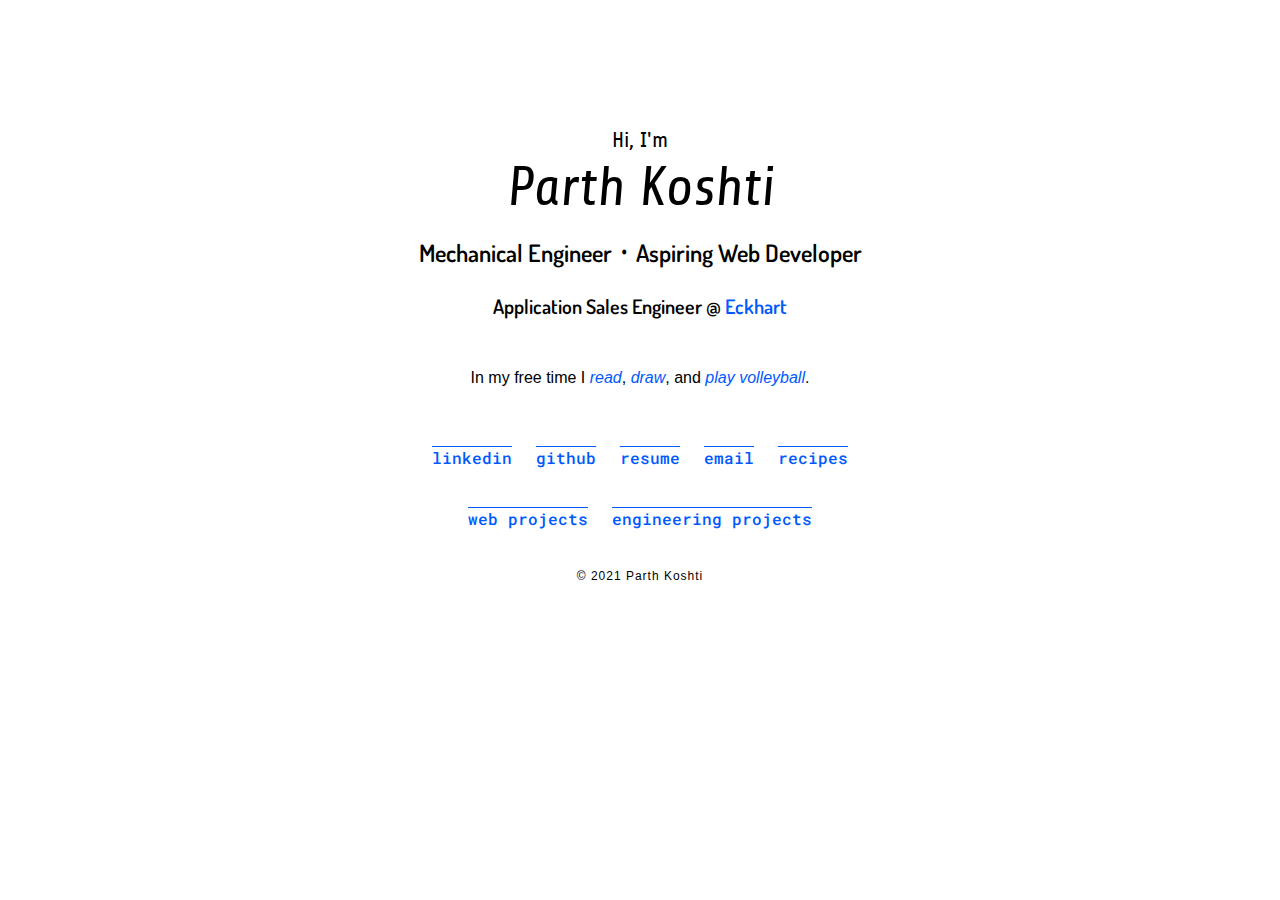
<file: index.html>
<!DOCTYPE html>

<!-- 
Hi! I do web development
in my free time and
love every minute of it. 
HIRE ME PLZ uwu
 -->

<html>
  <head>
    <meta name="viewport" content="width=device-width, initial-scale=1" />
    <title>Parth Koshti</title>
    <link href="./stylesheet.css" type="text/css" rel="stylesheet" />
    <meta charset="UTF-8" />
    <meta
      name="description"
      content="Mechanical Engineer and Aspiring Web Developer"
    />
    <meta name="author" content="Parth Koshti" />
    <link
      href="https://fonts.googleapis.com/css?family=Dosis|Share|Roboto+Mono&display=swap"
      rel="stylesheet"
    />
  </head>

  <body>
    <div id="content">
      <div id="name">
        <p class="pre-name">Hi, I'm</p>
        <span class="my-name">Parth Koshti</span>
      </div>

      <div id="intro">
        <p class="intro-text">Mechanical Engineer ᛫ Aspiring Web Developer</p>

        <p class="current">
          Application Sales Engineer @
          <a href="http://eckhartusa.com" target="_blank">Eckhart</a>
        </p>
      </div>

      <div id="hobbies">
        <p>
          In my free time I  
          <a href="media/books.png" class="hobby-links" target="./music.html"
          >read</a>,
          <!-- <a href="music.html" class="hobby-links" target="./music.html"
            >make music</a
          >, -->
          <a
            href="http://instagram.com/definitelyuncertain"
            target="_blank"
            class="hobby-links"
            >draw</a
          >, and
          <a
            href="media/vball.jpg"
            target=" _blank"
            class="hobby-links"
            >play volleyball</a
          >.
        </p>
      </div>

      <div id="social">
        <li>
          <a href="https://linkedin.com/in/parthkoshti" target="_blank"
            >linkedin</a
          >
        </li>
        <li>
          <a href="https://github.com/parthkoshti" target="_blank">github</a>
        </li>
        <li>
          <a href="./downloads/parth_koshti_resume_23.pdf" target="_blank">resume</a>
        </li>
        <li>
          <a href="mailto:parthkoshti+site@gmail.com" target="_blank">email</a>
        </li>
        <li><a href="./recipes.html" target="_blank">recipes</a></li>
      </div>

      <div id="social">
        <li>
          <a href="https://parthkoshti.github.io/property-page/" target="_blank"
            >web projects</a
          >
        </li>
        <li>
          <a href="./engineering-projects.html" target="_blank">engineering projects</a>
        </li>
        </div>
      </div>
    </div>

    <footer>© 2021 Parth Koshti</footer>
  </body>
</html>
</file>
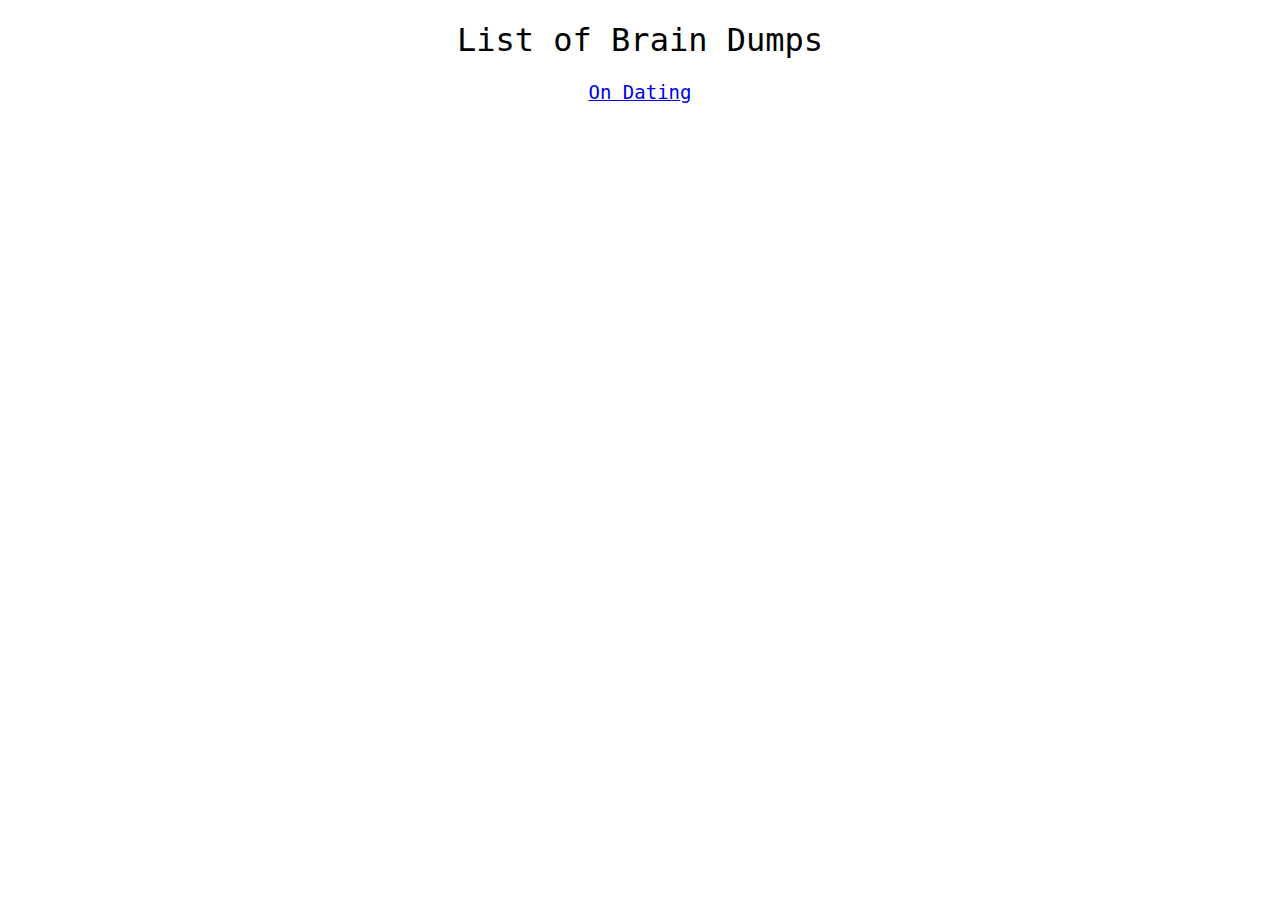
<file: dont-share.html>
<!DOCTYPE html>

<html>
  <head>
    <title>List of Brain Dumps</title>
    <link
      href="https://fonts.googleapis.com/css?family=Dosis|Share|Roboto+Mono&display=swap"
      rel="stylesheet"
    />
    <meta name="viewport" content="width=device-width, initial-scale=1" />
  </head>

  <body>
    <h1>List of Brain Dumps</h1>

    <ul>
      <li><a href="./dating.html" target="_blank">On Dating</a></li>
    </ul>
  </body>

  <style>
    * {
      text-align: center;
      list-style: none;
      padding-left: 0;
      font-family: "Roboto-Mono", monospace;
      font-weight: 400;
    }

    a {
      font-size: 19px;
    }

    a:visited {
      color: blue;
    }
  </style>
</html>
</file>
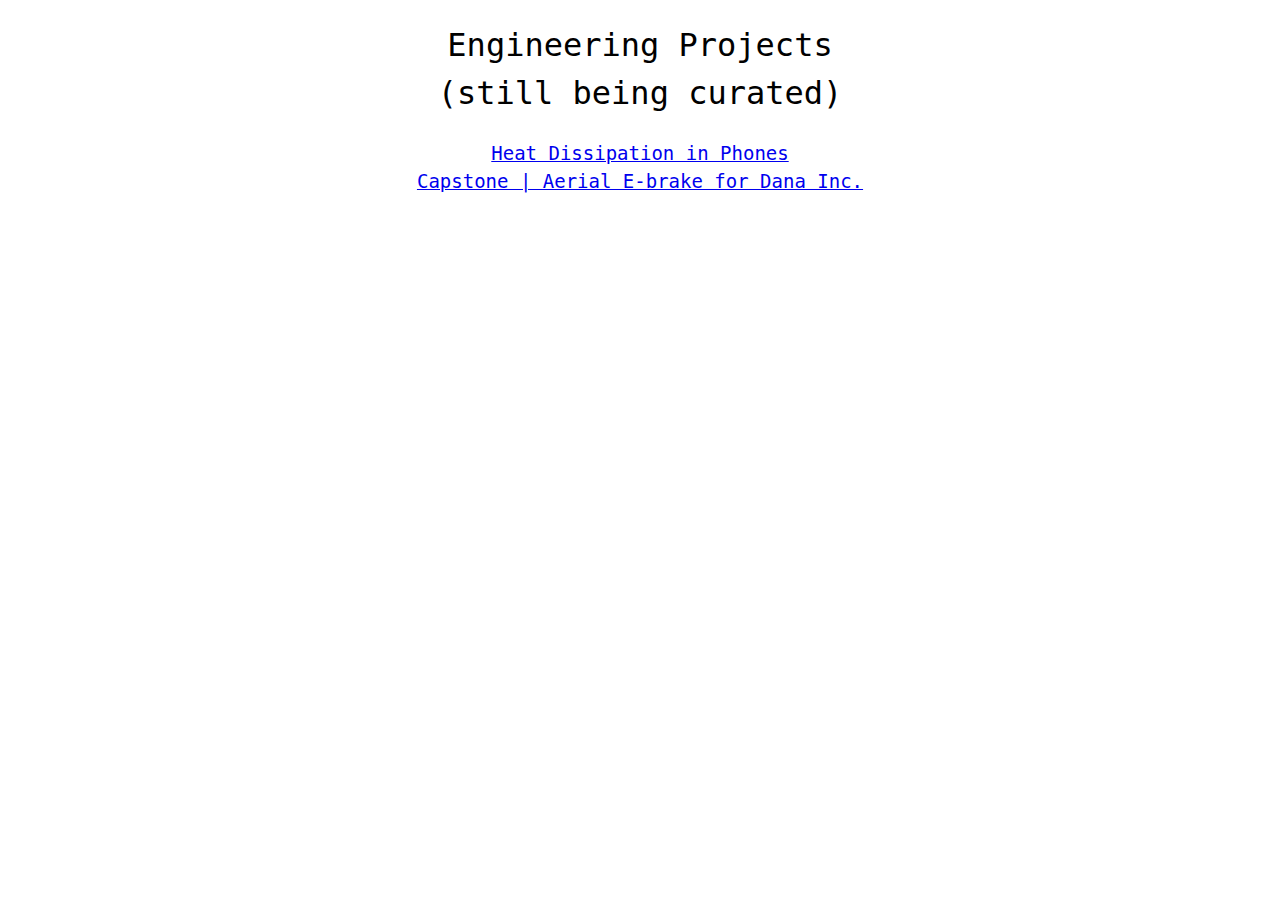
<file: engineering-projects.html>
<!DOCTYPE html>

<html>
  <head>
    <title>List of Engineering Projects</title>
    <link
      href="https://fonts.googleapis.com/css?family=Dosis|Share|Roboto+Mono&display=swap"
      rel="stylesheet"
    />
    <meta name="viewport" content="width=device-width, initial-scale=1" />
  </head>

  <body>
    <h1>Engineering Projects<br />(still being curated)</h1>

    <ul>
      <li>
        <a href="./downloads/ME315-project.pdf" target="_blank"
          >Heat Dissipation in Phones</a
        >
      </li>
      <li>
        <a href="./downloads/E-Brake_for_Dana_Inc.pdf" target="_blank"
          >Capstone | Aerial E-brake for Dana Inc.</a
        >
      </li>
    </ul>
  </body>

  <style>
    * {
      text-align: center;
      list-style: none;
      padding-left: 0;
      font-family: "Roboto-Mono", monospace;
      font-weight: 500;
      line-height: 1.5;
    }

    a {
      font-size: 19px;
    }

    a:visited {
      color: blue;
    }
  </style>
</html>
</file>
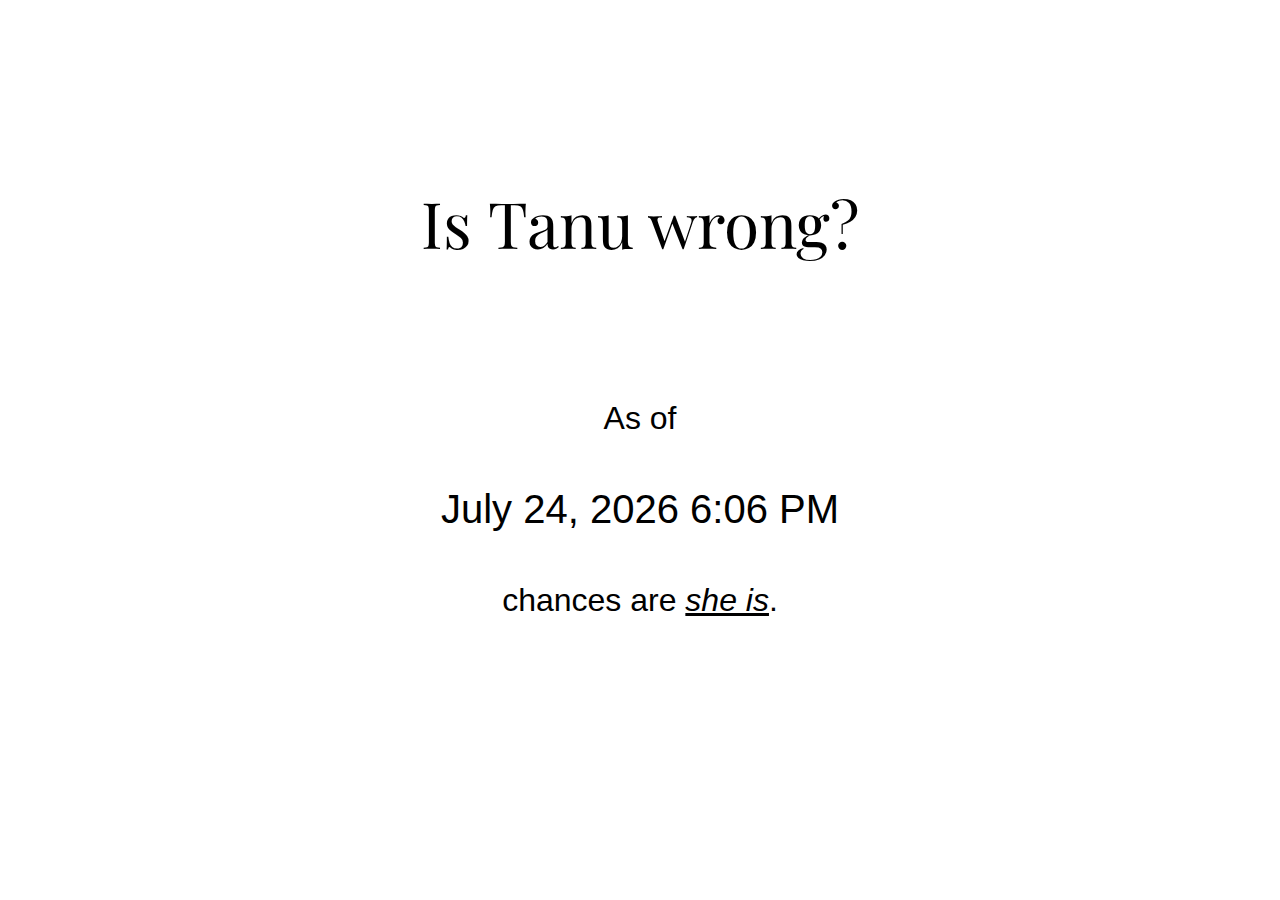
<file: is-tanu-wrong.html>
<!DOCTYPE html>
<html>
  <head>
    <title>Is Tanu Wrong?</title>
    <meta name="viewport" content="width=device-width, initial-scale=1" />
    <link
      href="https://fonts.googleapis.com/css2?family=Playfair+Display&family=Roboto&display=swap"
      rel="stylesheet"
    />
    <link rel="stylesheet" href="./tanu.css" type="text/css" />
  </head>

  <body>
    <div class="question">Is <span id="tanu">Tanu</span> wrong?</div>
    <div class="answer">
      As of
      <div id="clockbox"></div>
      <script type="text/javascript">
        var tmonth = [
          "January",
          "February",
          "March",
          "April",
          "May",
          "June",
          "July",
          "August",
          "September",
          "October",
          "November",
          "December",
        ];

        function GetClock() {
          var d = new Date();
          var nmonth = d.getMonth(),
            ndate = d.getDate(),
            nyear = d.getFullYear();

          var nhour = d.getHours(),
            nmin = d.getMinutes(),
            ap;
          if (nhour == 0) {
            ap = " AM";
            nhour = 12;
          } else if (nhour < 12) {
            ap = " AM";
          } else if (nhour == 12) {
            ap = " PM";
          } else if (nhour > 12) {
            ap = " PM";
            nhour -= 12;
          }

          if (nmin <= 9) nmin = "0" + nmin;

          var clocktext =
            "" +
            tmonth[nmonth] +
            " " +
            ndate +
            ", " +
            nyear +
            " " +
            nhour +
            ":" +
            nmin +
            ap +
            "";
          document.getElementById("clockbox").innerHTML = clocktext;
        }

        GetClock();
        setInterval(GetClock, 1000);
      </script>

      <span>chances are <span id="she-is">she is</span>.</span>
    </div>
  </body>
</html>
</file>
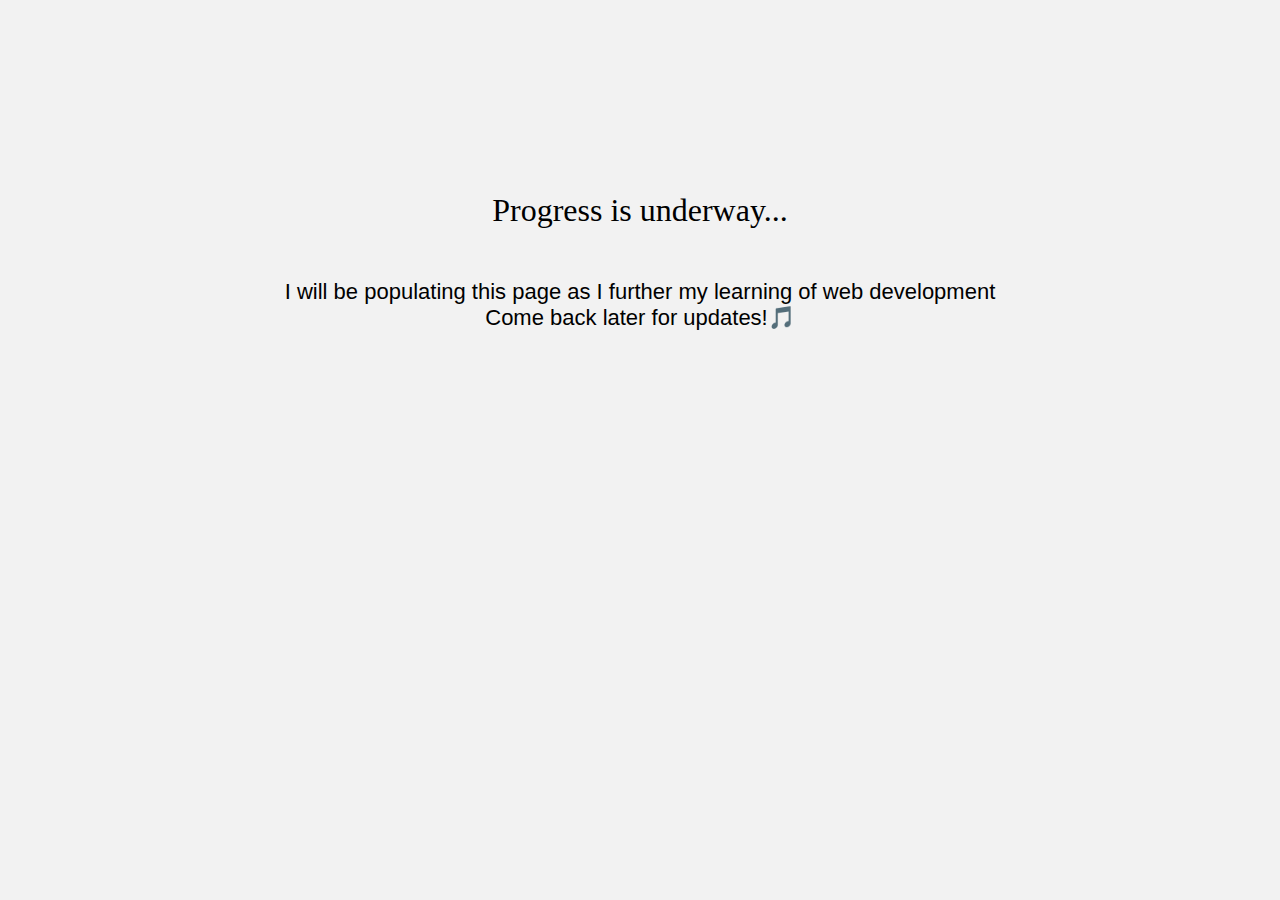
<file: music.html>
<!DOCTYPE html>
<html>
    <head>
        <meta rel="description" content="music creation is on the way">
        <link rel="stylesheet" type="text/css" href="./music.css">
        <title>Parth Koshti | music creation</title>
    </head>

    <body>
        <h1>Progress is underway...</h1>
        <p>I will be populating this page as I further my learning of web development <br>
        Come back later for updates!🎵</p>
    </body>
</html>
</file>
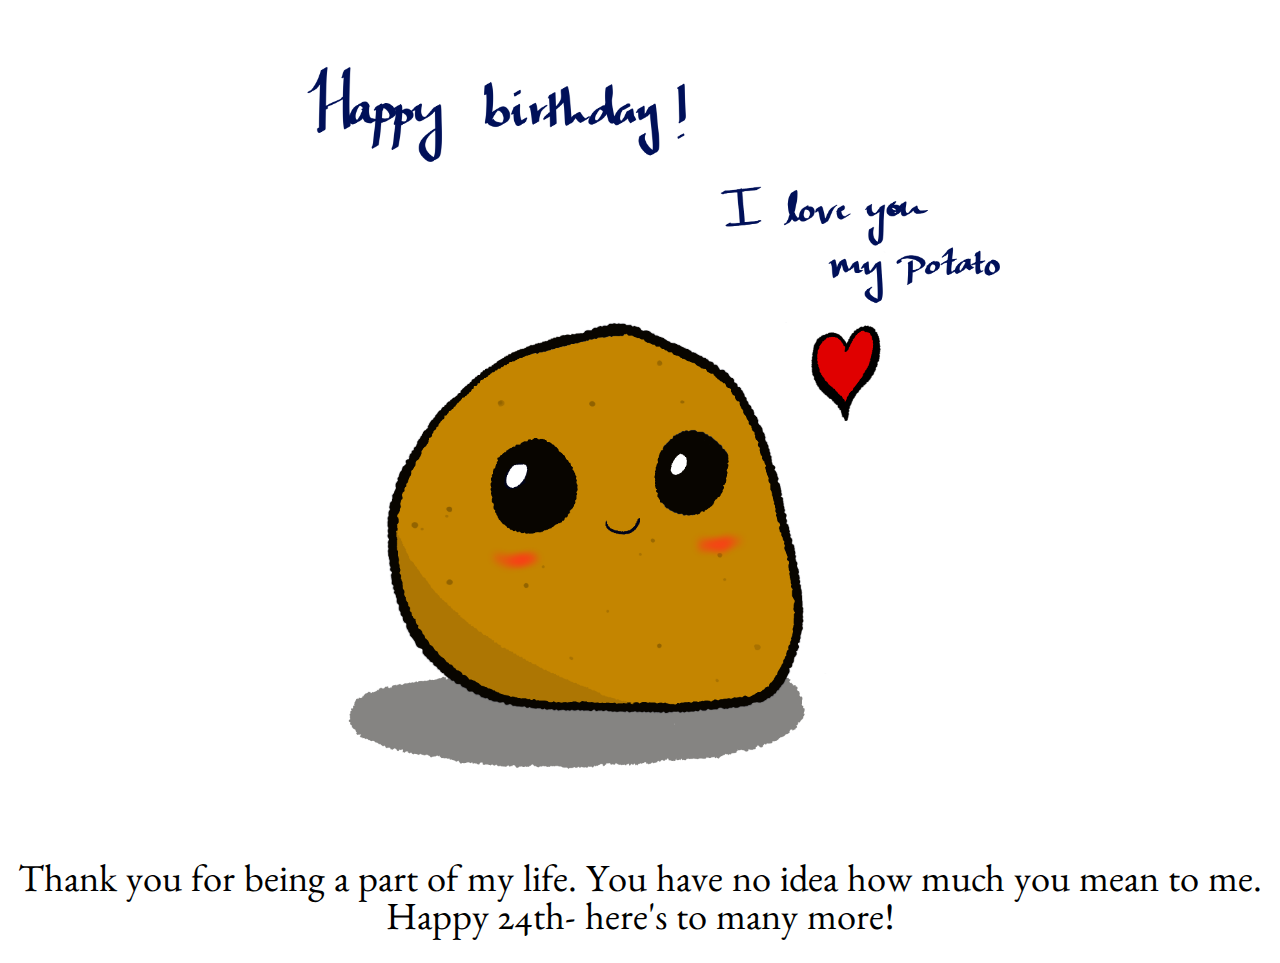
<file: potato-day-2021.html>
<!DOCTYPE html>
<html>
  <head>
    <title>My 24 year old Potato <3</title>
    <meta name="viewport" content="width=device-width, initial-scale=1" />
    <link
      href="https://fonts.googleapis.com/css2?family=Playfair+Display&family=Roboto&display=swap"
      rel="stylesheet"
    />
    <link rel="preconnect" href="https://fonts.googleapis.com"> 
<link rel="preconnect" href="https://fonts.gstatic.com" crossorigin>
<link href="https://fonts.googleapis.com/css2?family=Benne&display=swap" rel="stylesheet">
    <link rel="stylesheet" href="./potato-day-2021.css" type="text/css" />

    <link rel="preconnect" href="https://fonts.gstatic.com">
    <link href="https://fonts.googleapis.com/css2?family=Italianno&display=swap" rel="stylesheet"> 
  </head>

  <body>
    <div class="poop">
      <img src="./media/Potato.png" alt="">
    </div>

    <div class="text">
      <!-- <h1>Happy Birthday!</h1> -->
      <br>
      <!-- <h2>I love you my potato <3</h2> -->
      <!-- <h3>Feel better (:</h3> -->
      <p>Thank you for being a part of my life. You have no idea how much you mean to me. <br> 
        Happy 24th- here's to many more!
      </p>
    </div>
  </body>
</html>
</file>
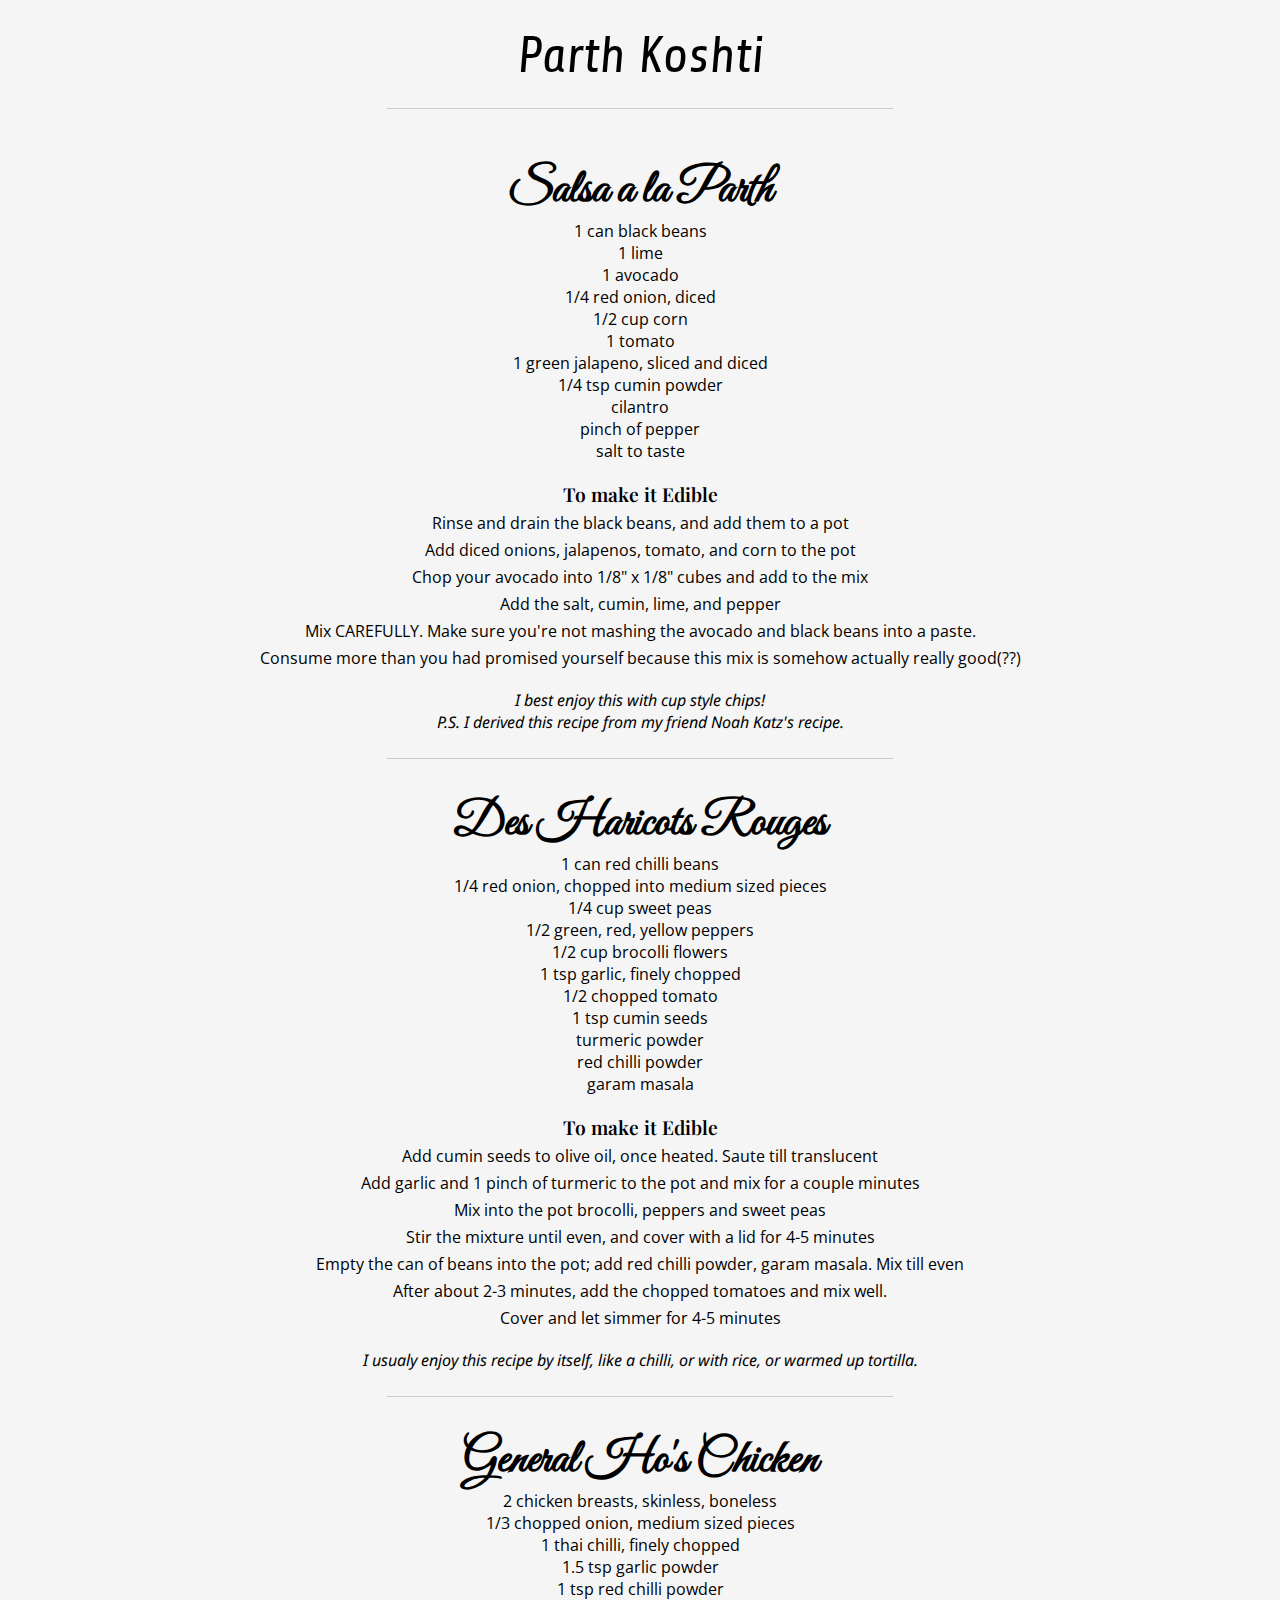
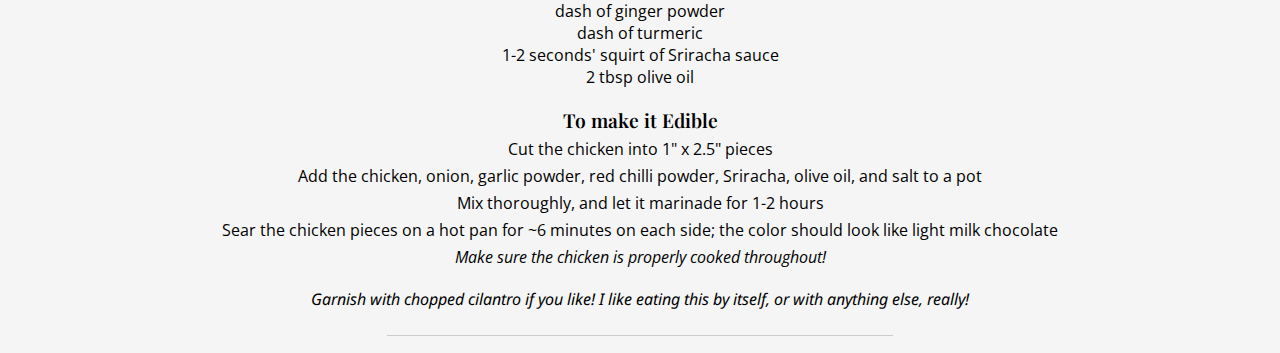
<file: recipes.html>
<!DOCTYPE html>
<html>
    <head>
        <meta name="viewport" content="width=device-width, initial-scale=1" />
        <meta name="description" content="Kitchen spoils">
        <meta name="author" content="Parth Koshti">
        <link rel="stylesheet" href="./recipes.css" type="text/css">
        <meta name="viewport" content="width=device-width, initial-scale=2">
        <title>Parth Koshti | Recipes</title>
        <meta charset="UTF-8">
        <link href="https://fonts.googleapis.com/css?family=Great+Vibes|Noto+Sans|Share|Open+Sans|Playfair+Display&display=swap" rel="stylesheet">
        <body>

            <div class="home-button">
                <a href="./index.html">Parth Koshti</a>
                <hr />
            </div>


        <div class="recipe">
            <h1 id="rname">Salsa a la Parth</h1>
                <ul id="ingred">
                    <li>1 can black beans</li>
                    <li>1 lime</li>
                    <li>1 avocado</li>
                    <li>1/4 red onion, diced</li>
                    <li>1/2 cup corn</li>
                    <li>1 tomato</li>
                    <li>1 green jalapeno, sliced and diced</li>
                    <li>1/4 tsp cumin powder</li>
                    <li>cilantro</li>
                    <li>pinch of pepper</li>
                    <li>salt to taste</li>
                </ul>
                <p id="edible">To make it Edible</p>
                <ul id="instr">
                    <li>Rinse and drain the black beans, and add them to a pot</li>
                    <li>Add diced onions, jalapenos, tomato, and corn to the pot</li>
                    <li>Chop your avocado into 1/8" x 1/8" cubes and add to the mix</li>
                    <li>Add the salt, cumin, lime, and pepper</li>
                    <li>Mix CAREFULLY. Make sure you're not mashing the avocado and black beans into a paste.</li>
                    <li>Consume more than you had promised yourself because this mix is somehow actually really good(??)</li>
                </ul>

                <p id="note">
                    I best enjoy this with cup style chips! <br>
                    P.S. I derived this recipe from my friend Noah Katz's recipe.
                </p>
        </div>
        <hr/>

        <div class="recipe">
            <h1 id="rname">Des Haricots Rouges</h1>
                <ul id="ingred">
                    <li>1 can red chilli beans</li>
                    <li>1/4 red onion, chopped into medium sized pieces</li>
                    <li>1/4 cup sweet peas</li>
                    <li>1/2 green, red, yellow peppers</li>
                    <li>1/2 cup brocolli flowers</li>
                    <li>1 tsp garlic, finely chopped</li>
                    <li>1/2 chopped tomato</li>
                    <li>1 tsp cumin seeds</li>
                    <li>turmeric powder</li>
                    <li>red chilli powder</li>
                    <li>garam masala</li>
                </ul>
                <p id="edible">To make it Edible</p>
                <ul id="instr">
                    <li>Add cumin seeds to olive oil, once heated. Saute till translucent</li>
                    <li>Add garlic and 1 pinch of turmeric to the pot and mix for a couple minutes</li>
                    <li>Mix into the pot brocolli, peppers and sweet peas</li>
                    <li>Stir the mixture until even, and cover with a lid for 4-5 minutes</li>
                    <li>Empty the can of beans into the pot; add red chilli powder, garam masala. Mix till even</li>
                    <li>After about 2-3 minutes, add the chopped tomatoes and mix well.</li>
                    <li>Cover and let simmer for 4-5 minutes</li>
                </ul>

                <p id="note">
                    I usualy enjoy this recipe by itself, like a chilli, or with rice, or warmed up tortilla.
                </p>
        </div>
        <hr/>
        <div class="recipe">
            <h1 id="rname">General Ho's Chicken</h1>
                <ul id="ingred">
                    <li>2 chicken breasts, skinless, boneless</li>
                    <li>1/3 chopped onion, medium sized pieces</li>
                    <li>1 thai chilli, finely chopped</li>
                    <li>1.5 tsp garlic powder</li>
                    <li>1 tsp red chilli powder</li>
                    <li>dash of ginger powder</li>
                    <li>dash of turmeric</li>
                    <li>1-2 seconds' squirt of Sriracha sauce</li>
                    <li>2 tbsp olive oil</li>
                </ul>
                <p id="edible">To make it Edible</p>
                <ul id="instr">
                    <li>Cut the chicken into 1" x 2.5" pieces</li>
                    <li>Add the chicken, onion, garlic powder, red chilli powder, Sriracha, olive oil, and salt to a pot </li>
                    <li>Mix thoroughly, and let it marinade for 1-2 hours</li>
                    <li>Sear the chicken pieces on a hot pan for ~6 minutes on each side; the color should look like light milk chocolate</li>
                    <li><i>Make sure the chicken is properly cooked throughout!</i></li>
                </ul>

                <p id="note">
                    Garnish with chopped cilantro if you like! I like eating this by itself, or with anything else, really!
                </p>
        </div>
        <hr/>
    </body>
</html>
</file>
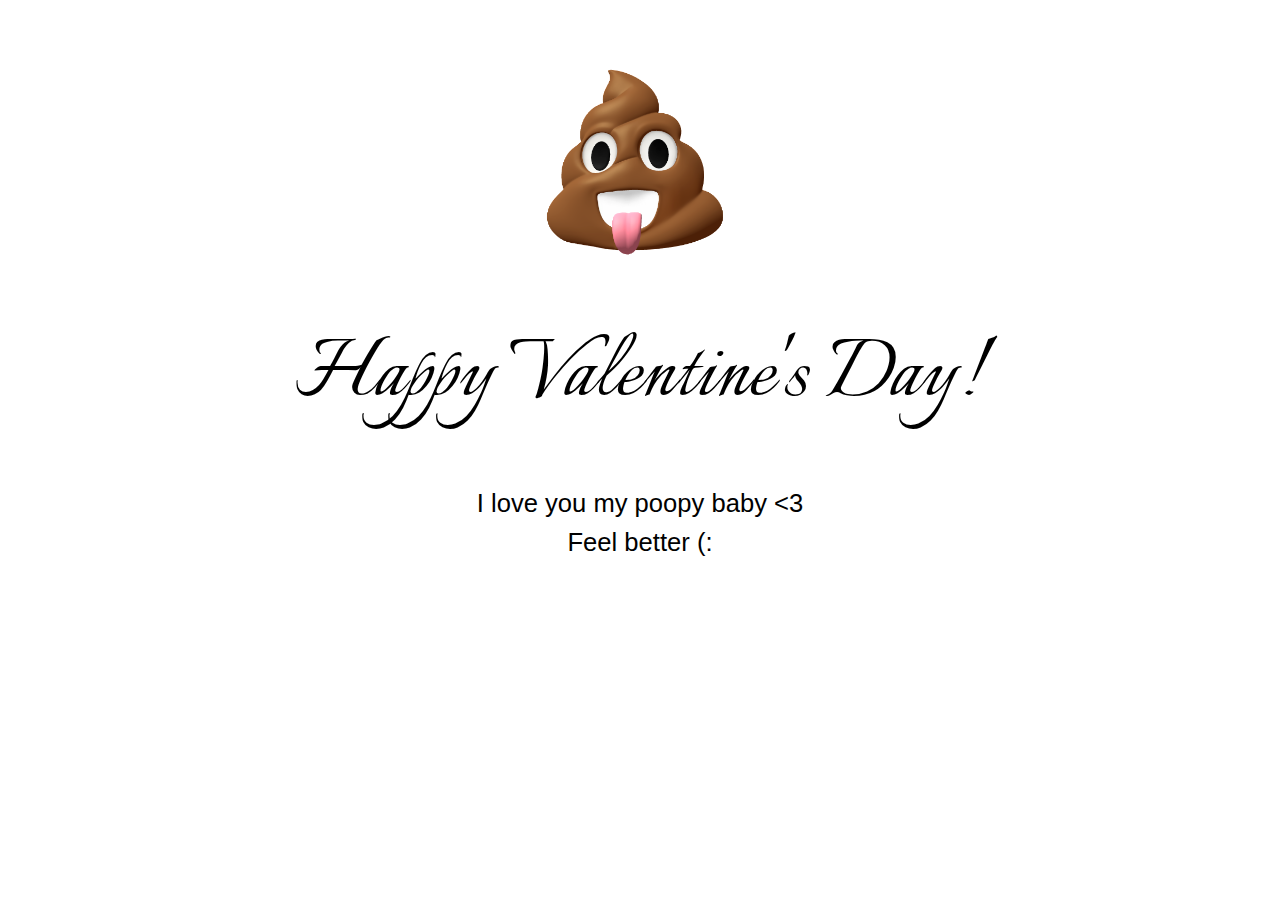
<file: vday-2021.html>
<!DOCTYPE html>
<html>
  <head>
    <title>My Poopy Baby</title>
    <meta name="viewport" content="width=device-width, initial-scale=1" />
    <link
      href="https://fonts.googleapis.com/css2?family=Playfair+Display&family=Roboto&display=swap"
      rel="stylesheet"
    />
    <link rel="stylesheet" href="./vday-2021.css" type="text/css" />

    <link rel="preconnect" href="https://fonts.gstatic.com">
    <link href="https://fonts.googleapis.com/css2?family=Italianno&display=swap" rel="stylesheet"> 
  </head>

  <body>
    <div class="poop">
      <img src="./media/poop.png" alt="">
    </div>

    <div class="text">
      <h1>Happy Valentine's Day!</h1>
      <br>
      <h2>I love you my poopy baby <3</h2>
      <h3>Feel better (:</h3>
    </div>
  </body>
</html>
</file>
<file: stylesheet.css>
* {
  box-sizing: border-box;
  margin: 0;
  -webkit-font-smoothing: antialiased;
}

/* body {
    background-color: #ffc107;
} */

#content {
  width: 100%;
  margin: 10% auto 0% auto;
  text-align: center;
}

#name {
  font-family: "Share", Arial, Helvetica, sans-serif;
}

.pre-name {
  font-size: 22px;
  margin-bottom: 5px;
}

.my-name {
  font-size: 55px;
  font-style: italic;
}

#intro {
  margin: 20px 0 0 0;
  font-family: "dosis", sans-serif;
  font-weight: 600;
}

.intro-text {
  font-size: 24px;
  padding-bottom: 5px;
}

.and {
  font-size: 18px;
  font-weight: 800;
}

.current {
  font-size: 20px;
  margin-top: 20px;
}

#hobbies {
  /* font-family: 'roboto mono', monospace; */
  font-family: Verdana, Geneva, Tahoma, sans-serif;
  font-weight: 500;
  margin-top: 50px;
  margin-bottom: 50px;
}

#hobbies a {
  font-style: italic;
  text-decoration: none;
}

#social {
  margin-top: 30px;
}

#social a {
  text-decoration:overline;
}
#social li {
  display: inline-block;
  padding: 10px;
  padding-bottom: 0;
  font-family: "roboto mono", monospace;
  font-weight: 500;
}

a:visited {
  color: #0059ff; 
}

a {
  color: #0059ff;
}

/* #name,
#intro,
#hobbies, */
* {
  animation-name: main-slide;
  animation-duration: 1s;
}

@keyframes main-slide {
  from {
    opacity: 0;
    transform: translateX(-30px);
  }

  to {
    opacity: 1;
    transform: translateX(0px);
  }
}

.current a {
  text-decoration: none;
}

footer {
  font-size: 0.75em;
  text-align: center;
  margin-top: 40px;
  font-family: Arial, Helvetica, sans-serif;
  letter-spacing: 1px;
}
</file>
<file: tanu.css>
* {
  text-align: center;
  /* font-family: sans-serif; */
  font-family: "Noto Sans SC", sans-serif;

  font-weight: 300;
  width: 100%;
  margin: auto;
}

.question {
  font-size: 4rem;
  margin-top: 20vh;
  font-weight: 100;
  font-family: "Playfair Display", serif;
}

#tanu {
  font-family: "Playfair Display", serif;
}

.answer {
  font-size: 2rem;
  margin-top: 15vh;
}

#clockbox {
  margin: 50px 0;
  font-family: "Noto Sans SC", sans-serif;
  font-size: 2.5rem;
  font-weight: 200;
}

#she-is {
  text-decoration: underline;
  font-style: italic;
}
</file>
<file: music.css>
* {
    width: 100%;
    text-align: center;
}

body {
    margin: 15% 0 20% 0;
    background-color: rgba(0,0,0,0.05);
}

h1 {
    font-family: Georgia, 'Times New Roman', Times, serif;
    font-weight: 500;
    animation: head1 1s ease-in;
}

p {
    font-family: Arial, Helvetica, sans-serif;
    font-size: 22px;
    margin-top: 50px;
    animation: para 750ms linear;
}

@keyframes head1 {
    from {
        transform: translateY(-20px);
        opacity: 0;
    }

    to {
        transform: translateY(0px);
        opacity: 1;
    }
}

@keyframes para {
    from {
        opacity: 20%;
        transform: translateY(5px);
    }

    to {
        opacity: 1;
        transform: translateY(0px);
    }
}
</file>
<file: potato-day-2021.css>
* {
  text-align: center;
  margin: 10px 0;
  /* font-family: "Noto Sans SC", sans-serif; */
  font-family: 'Benne', serif;
  font-size: 3vw;
  font-weight: 200;
}

.poop img {
  width: 60%;
}

h1 {
  font-weight: 400;
  font-size: 10vw;
  font-family: "Italianno", cursive;
}
</file>
<file: recipes.css>
#rname {
    font-family: 'Great Vibes';
    font-size: 3em;
    margin-bottom: 0;
}

* {
    background-color: whitesmoke ;
}

#ingred, #instr {
    font-family: 'Open Sans';
    list-style-type: none;
    text-align: center;
    margin: 0;
    padding: 0;
}

.recipe {
    text-align: center;
}

#edible {
    font-size: 1.2em;
    /* text-decoration: underline; */
    /* font-family: 'Open Sans'; */
    font-family: 'Playfair Display';
    font-weight: 600;
    margin-bottom: 5px;
}

#instr {
    list-style-type: none;
    list-style-type: none;
    text-align: center;
    margin: 0;
    padding: 0;
}

#instr li {
    margin-top: 5px;
}

#note {
    margin-top: 20px;
    font-family: 'Noto Sans';
    font-style: italic;
}

#ingred li {
    margin-top: 0px;
    padding-top: 0;
}

hr {
    display: block;
    height: 1px;
    border: 0;
    border-top: 1px solid #ccc;
    margin: 1em 0;
    padding: 0;
    width: 40%;
    margin-left: auto;
    margin-right: auto;
    margin-top: 25px;
}

.home-button {
    font-family: 'Share';
    font-size:3.2em;
    text-align: center;
    padding-top: 20px;
    margin-bottom: 0px;
    font-style: italic;
    height: 100px;
}

a:visited {
    color: black;
}

a {
    text-decoration: none;
    color: black;
}
</file>
<file: vday-2021.css>
* {
  text-align: center;
  margin: 10px 0;
  font-family: "Noto Sans SC", sans-serif;
  font-size: 2vw;
  font-weight: 200;
}

.poop img {
  width: 20%;
}

h1 {
  font-weight: 400;
  font-size: 8vw;
  font-family: "Italianno", cursive;
}
</file>
